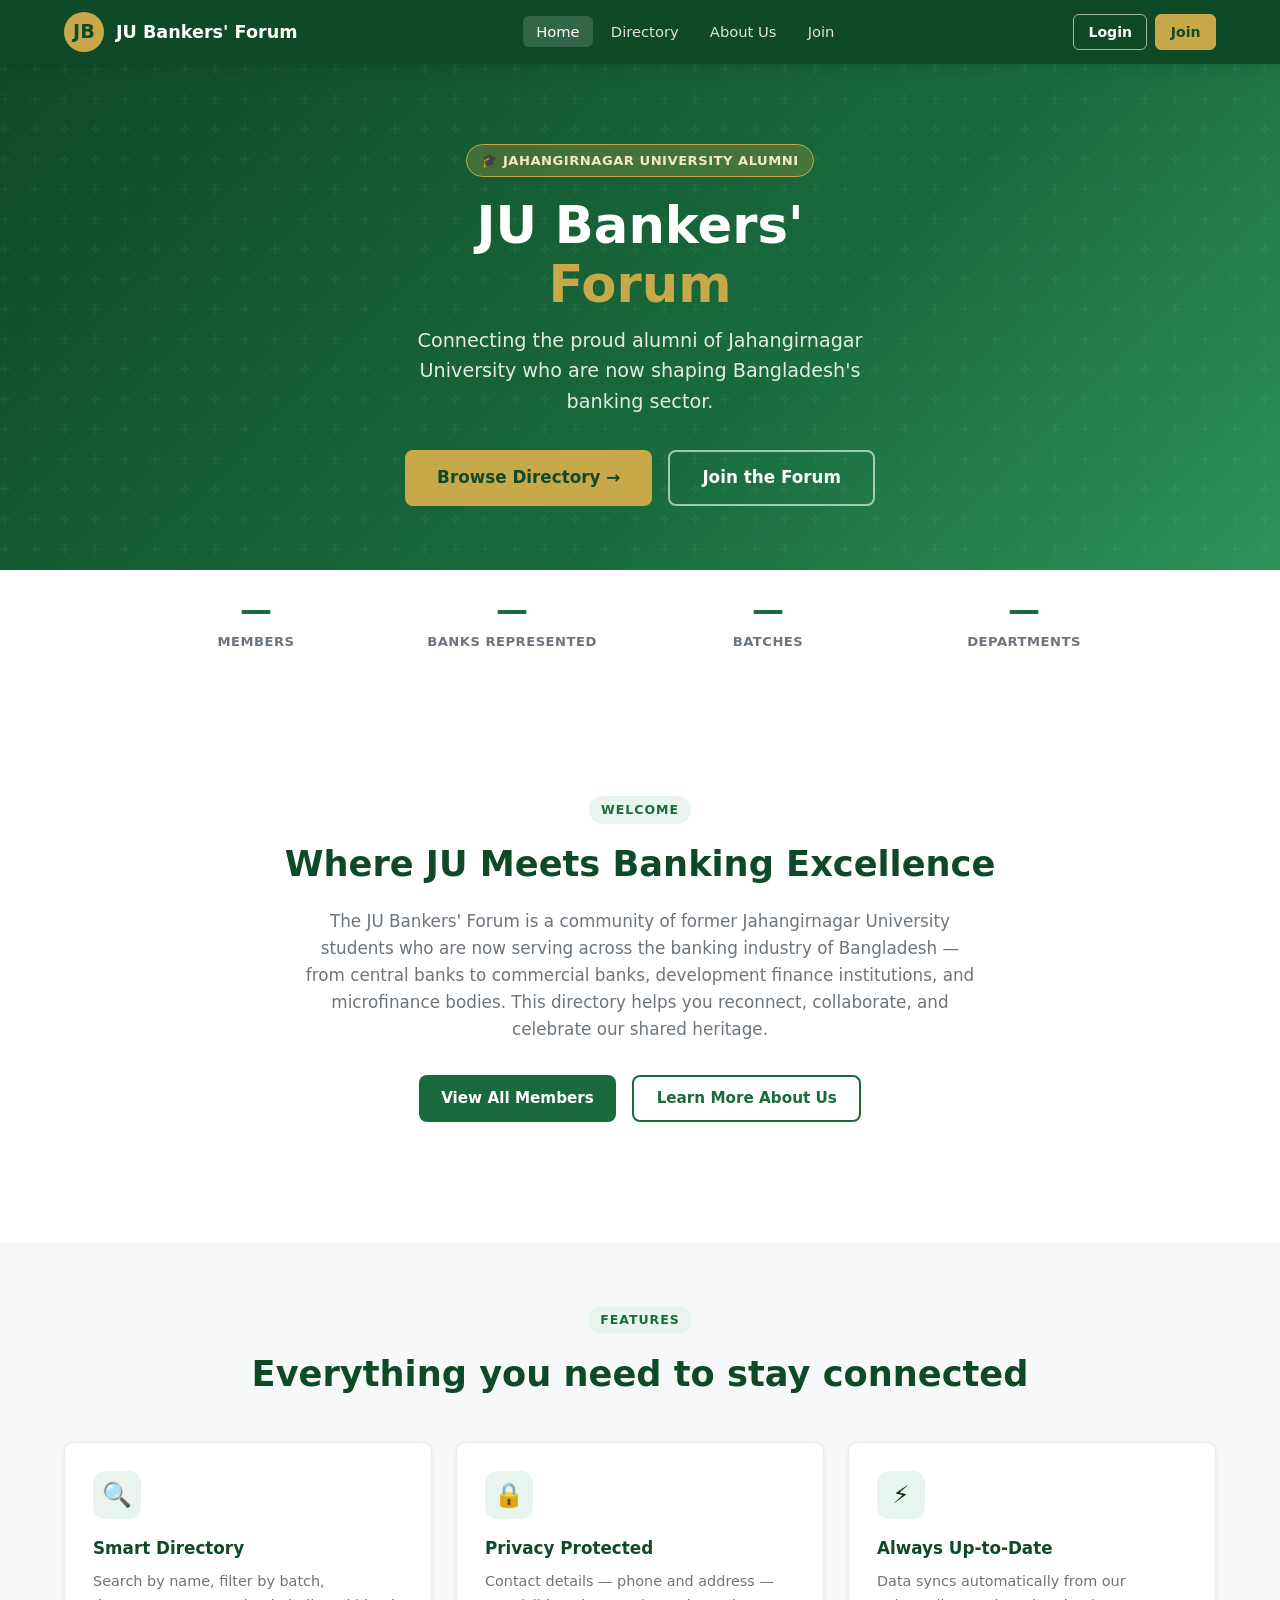
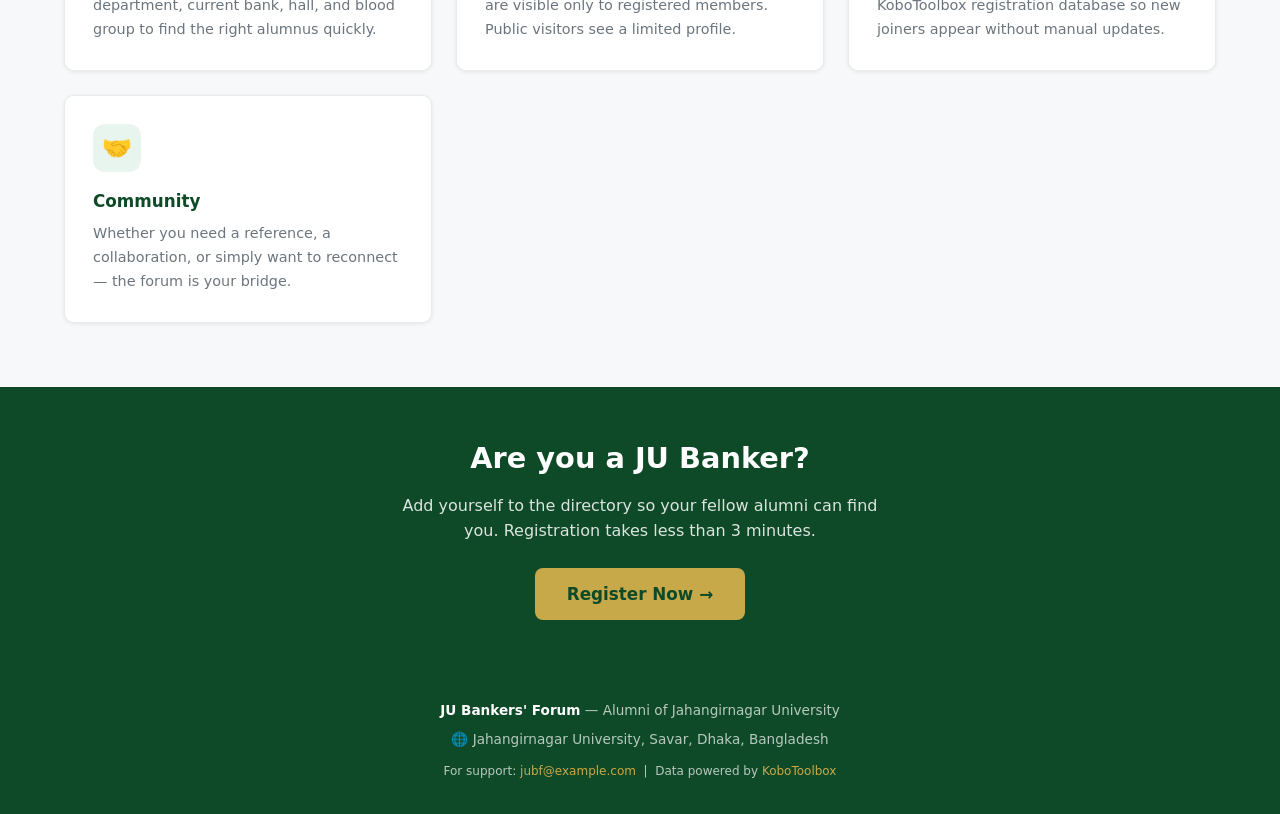
<file: index.html>
<!DOCTYPE html>
<html lang="en">
<head>
  <meta charset="UTF-8">
  <meta name="viewport" content="width=device-width, initial-scale=1.0">
  <title>JU Bankers' Forum — Alumni Directory</title>
  <meta name="description" content="Alumni directory of Jahangirnagar University graduates now serving in the banking sector of Bangladesh.">
  <link rel="stylesheet" href="css/style.css">
</head>
<body>

<!-- NAVBAR -->
<nav class="navbar">
  <div class="nav-inner">
    <a href="index.html" class="nav-brand">
      <div class="logo-icon">JB</div>
      <span>JU Bankers' Forum</span>
    </a>
    <ul class="nav-links" id="nav-links">
      <li><a href="index.html">Home</a></li>
      <li><a href="directory.html">Directory</a></li>
      <li><a href="about.html">About Us</a></li>
      <li><a href="register.html">Join</a></li>
    </ul>
    <div class="nav-auth" id="nav-auth"></div>
    <div class="nav-toggle" onclick="document.getElementById('nav-links').classList.toggle('open')">
      <span></span><span></span><span></span>
    </div>
  </div>
</nav>

<!-- HERO -->
<section class="hero">
  <div class="hero-content">
    <div class="hero-badge">🎓 Jahangirnagar University Alumni</div>
    <h1>JU Bankers'<br><span>Forum</span></h1>
    <p>Connecting the proud alumni of Jahangirnagar University who are now shaping Bangladesh's banking sector.</p>
    <div class="hero-actions">
      <a href="directory.html" class="btn btn-secondary btn-lg">Browse Directory →</a>
      <a href="register.html" class="btn btn-outline btn-lg" style="border-color:rgba(255,255,255,.6);color:white">Join the Forum</a>
    </div>
  </div>
</section>

<!-- STATS BAR -->
<div class="stats-bar">
  <div class="stats-grid" id="stats-grid">
    <div class="stat-item"><div class="stat-number" id="stat-members">—</div><div class="stat-label">Members</div></div>
    <div class="stat-item"><div class="stat-number" id="stat-banks">—</div><div class="stat-label">Banks Represented</div></div>
    <div class="stat-item"><div class="stat-number" id="stat-batches">—</div><div class="stat-label">Batches</div></div>
    <div class="stat-item"><div class="stat-number" id="stat-depts">—</div><div class="stat-label">Departments</div></div>
  </div>
</div>

<!-- WELCOME SECTION -->
<div class="section-alt" style="padding:3.5rem 0">
  <div class="section" style="max-width:900px;text-align:center">
    <div class="section-tag">Welcome</div>
    <h2 style="font-size:clamp(1.5rem,3vw,2.2rem);font-weight:800;color:var(--green-dark);margin-bottom:1rem">
      Where JU Meets Banking Excellence
    </h2>
    <p style="font-size:1.05rem;color:var(--gray-600);max-width:680px;margin:0 auto 2rem">
      The JU Bankers' Forum is a community of former Jahangirnagar University students who are now
      serving across the banking industry of Bangladesh — from central banks to commercial banks,
      development finance institutions, and microfinance bodies. This directory helps you reconnect,
      collaborate, and celebrate our shared heritage.
    </p>
    <div style="display:flex;gap:1rem;justify-content:center;flex-wrap:wrap">
      <a href="directory.html" class="btn btn-primary">View All Members</a>
      <a href="about.html" class="btn btn-outline">Learn More About Us</a>
    </div>
  </div>
</div>

<!-- FEATURE HIGHLIGHTS -->
<div class="section">
  <div class="section-header">
    <div class="section-tag">Features</div>
    <h2>Everything you need to stay connected</h2>
  </div>
  <div class="about-grid">
    <div class="about-card">
      <div class="about-card-icon">🔍</div>
      <h3>Smart Directory</h3>
      <p>Search by name, filter by batch, department, current bank, hall, and blood group to find the right alumnus quickly.</p>
    </div>
    <div class="about-card">
      <div class="about-card-icon">🔒</div>
      <h3>Privacy Protected</h3>
      <p>Contact details — phone and address — are visible only to registered members. Public visitors see a limited profile.</p>
    </div>
    <div class="about-card">
      <div class="about-card-icon">⚡</div>
      <h3>Always Up-to-Date</h3>
      <p>Data syncs automatically from our KoboToolbox registration database so new joiners appear without manual updates.</p>
    </div>
    <div class="about-card">
      <div class="about-card-icon">🤝</div>
      <h3>Community</h3>
      <p>Whether you need a reference, a collaboration, or simply want to reconnect — the forum is your bridge.</p>
    </div>
  </div>
</div>

<!-- CTA STRIP -->
<div style="background:var(--green-dark);padding:3rem 1.5rem;text-align:center;color:white">
  <h2 style="font-size:1.8rem;font-weight:800;margin-bottom:.75rem">Are you a JU Banker?</h2>
  <p style="opacity:.85;margin-bottom:1.5rem;max-width:500px;margin-left:auto;margin-right:auto">
    Add yourself to the directory so your fellow alumni can find you.
    Registration takes less than 3 minutes.
  </p>
  <a href="register.html" class="btn btn-secondary btn-lg">Register Now →</a>
</div>

<!-- FOOTER -->
<footer>
  <p><strong>JU Bankers' Forum</strong> — Alumni of Jahangirnagar University</p>
  <p style="margin-top:.4rem">🌐 Jahangirnagar University, Savar, Dhaka, Bangladesh</p>
  <p style="margin-top:.75rem;font-size:.75rem">
    For support: <a href="mailto:jubf@example.com">jubf@example.com</a>
    &nbsp;|&nbsp; Data powered by <a href="https://www.kobotoolbox.org" target="_blank">KoboToolbox</a>
  </p>
</footer>

<script src="js/app.js"></script>
<script>
  // Load live stats
  document.addEventListener('DOMContentLoaded', async () => {
    try {
      const stats = await API.getStats();
      document.getElementById('stat-members').textContent  = stats.total_members;
      document.getElementById('stat-banks').textContent    = stats.banks_represented;
      document.getElementById('stat-batches').textContent  = stats.batches;
      document.getElementById('stat-depts').textContent    = stats.departments;
    } catch (e) {
      console.warn('Stats unavailable:', e.message);
    }
  });
</script>
</body>
</html>
</file>
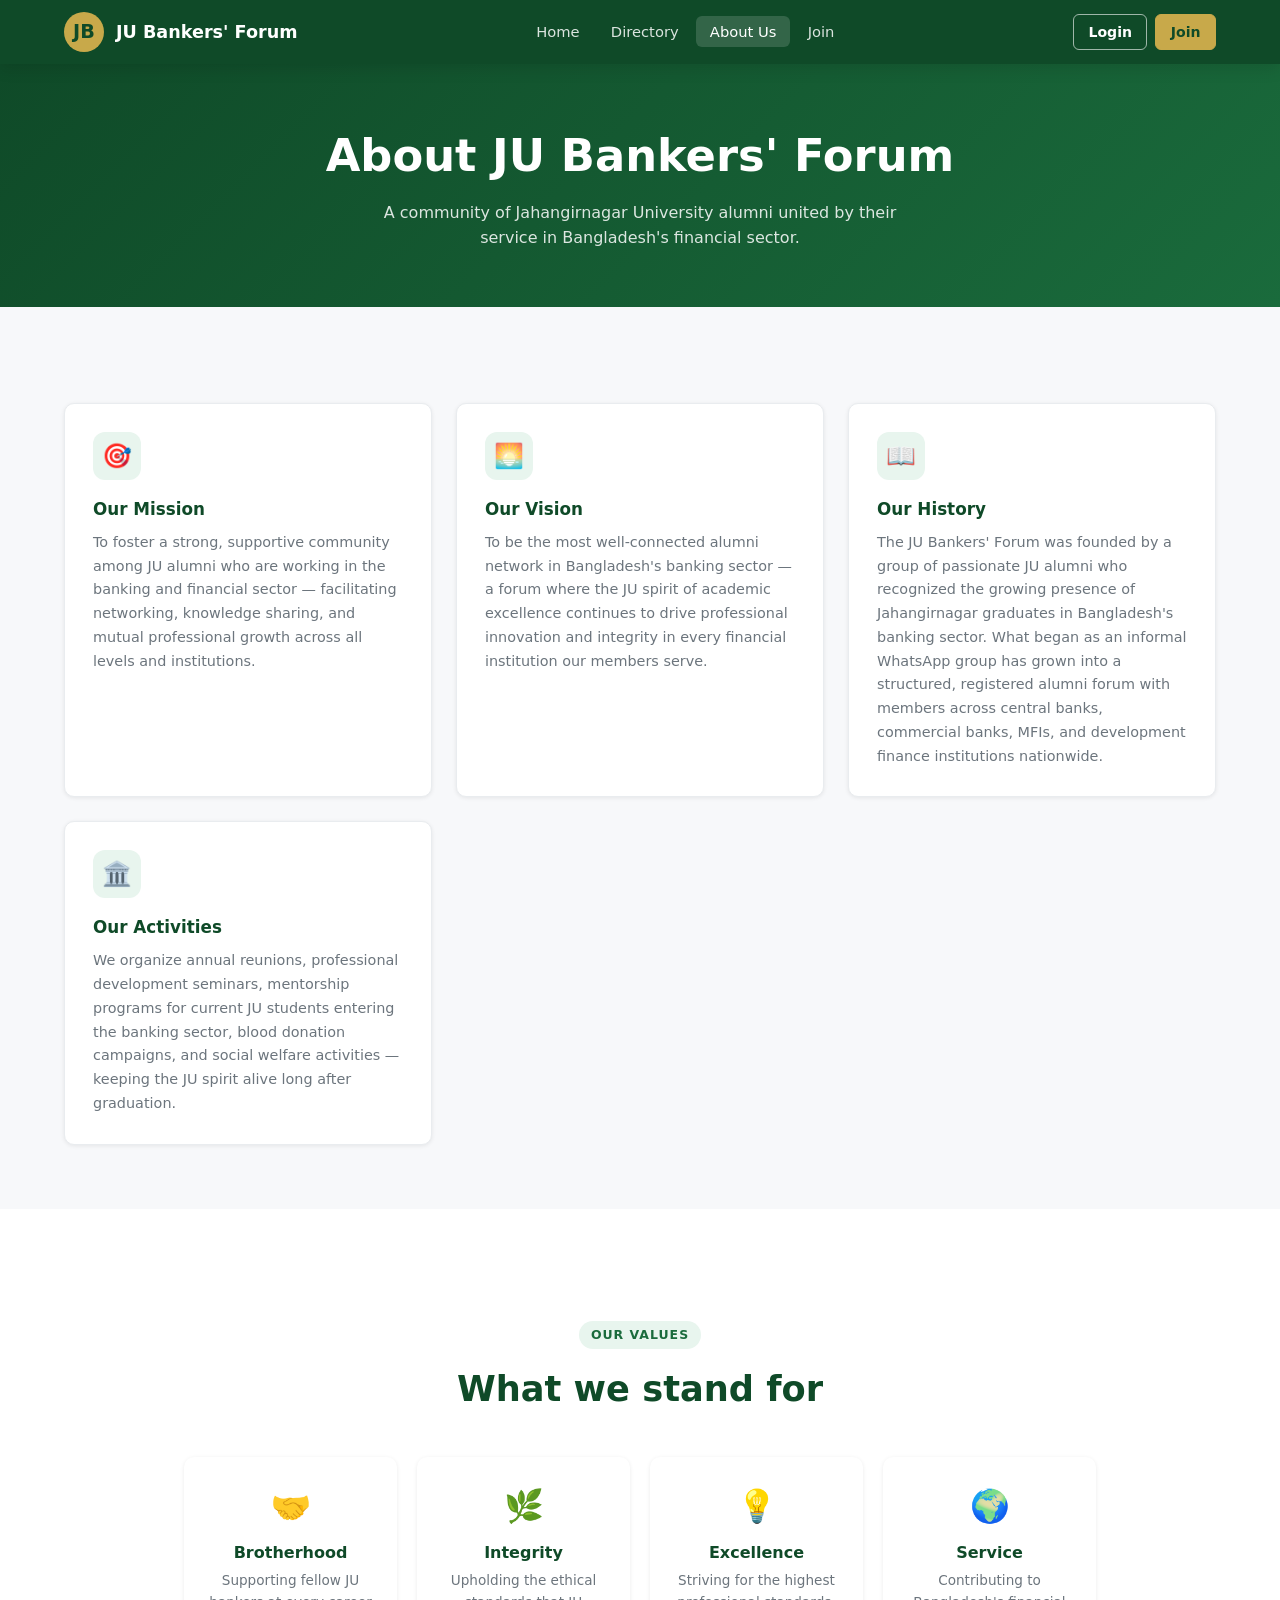
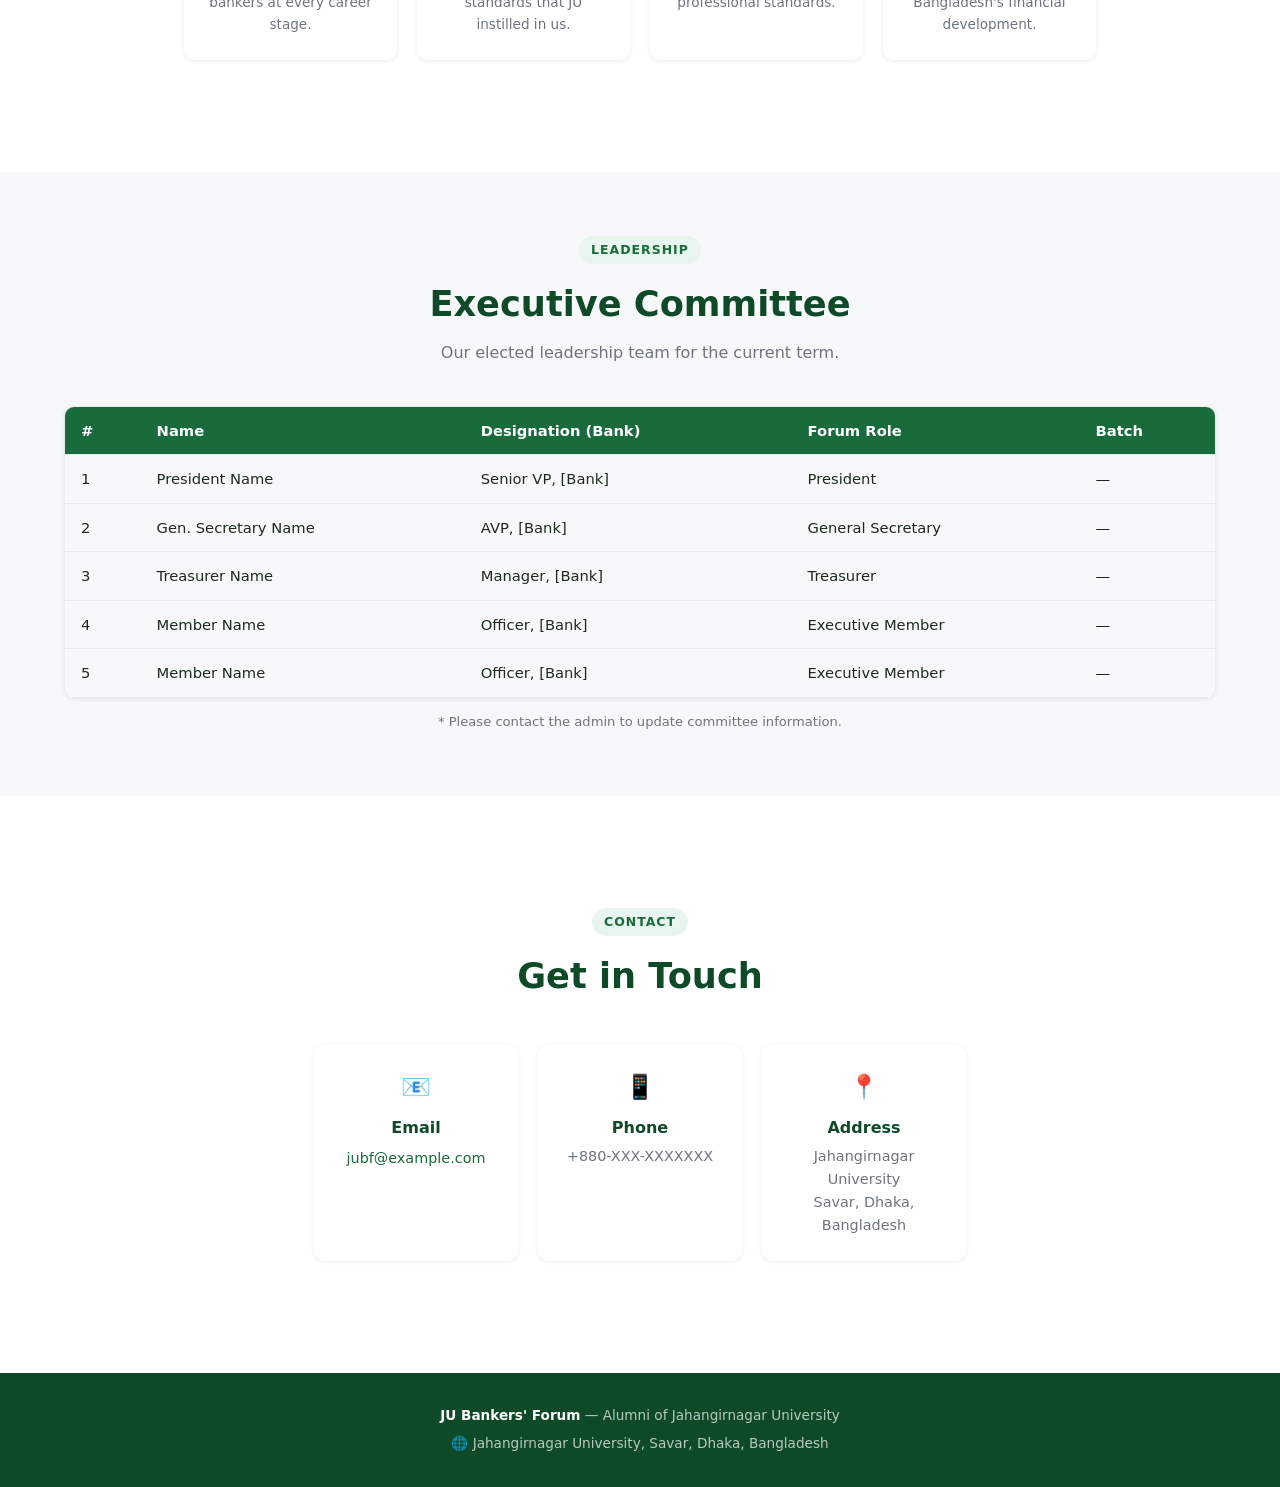
<file: about.html>
<!DOCTYPE html>
<html lang="en">
<head>
  <meta charset="UTF-8">
  <meta name="viewport" content="width=device-width, initial-scale=1.0">
  <title>About Us — JU Bankers' Forum</title>
  <link rel="stylesheet" href="css/style.css">
</head>
<body>

<!-- NAVBAR -->
<nav class="navbar">
  <div class="nav-inner">
    <a href="index.html" class="nav-brand">
      <div class="logo-icon">JB</div>
      <span>JU Bankers' Forum</span>
    </a>
    <ul class="nav-links" id="nav-links">
      <li><a href="index.html">Home</a></li>
      <li><a href="directory.html">Directory</a></li>
      <li><a href="about.html">About Us</a></li>
      <li><a href="register.html">Join</a></li>
    </ul>
    <div class="nav-auth" id="nav-auth"></div>
    <div class="nav-toggle">
      <span></span><span></span><span></span>
    </div>
  </div>
</nav>

<!-- ABOUT HERO -->
<div class="about-hero">
  <h1>About JU Bankers' Forum</h1>
  <p>A community of Jahangirnagar University alumni united by their service in Bangladesh's financial sector.</p>
</div>

<!-- MISSION / VISION / HISTORY -->
<div class="section">
  <div class="about-grid">
    <div class="about-card">
      <div class="about-card-icon">🎯</div>
      <h3>Our Mission</h3>
      <p>
        To foster a strong, supportive community among JU alumni who are working in the banking and financial
        sector — facilitating networking, knowledge sharing, and mutual professional growth across
        all levels and institutions.
      </p>
    </div>
    <div class="about-card">
      <div class="about-card-icon">🌅</div>
      <h3>Our Vision</h3>
      <p>
        To be the most well-connected alumni network in Bangladesh's banking sector — a forum where
        the JU spirit of academic excellence continues to drive professional innovation and integrity
        in every financial institution our members serve.
      </p>
    </div>
    <div class="about-card">
      <div class="about-card-icon">📖</div>
      <h3>Our History</h3>
      <p>
        The JU Bankers' Forum was founded by a group of passionate JU alumni who recognized the growing
        presence of Jahangirnagar graduates in Bangladesh's banking sector. What began as an informal
        WhatsApp group has grown into a structured, registered alumni forum with members across central
        banks, commercial banks, MFIs, and development finance institutions nationwide.
      </p>
    </div>
    <div class="about-card">
      <div class="about-card-icon">🏛️</div>
      <h3>Our Activities</h3>
      <p>
        We organize annual reunions, professional development seminars, mentorship programs for current
        JU students entering the banking sector, blood donation campaigns, and social welfare activities
        — keeping the JU spirit alive long after graduation.
      </p>
    </div>
  </div>
</div>

<!-- CORE VALUES -->
<div class="section-alt" style="padding:3rem 0">
  <div class="section" style="max-width:960px">
    <div class="section-header">
      <div class="section-tag">Our Values</div>
      <h2>What we stand for</h2>
    </div>
    <div style="display:grid;grid-template-columns:repeat(auto-fit,minmax(200px,1fr));gap:1.25rem;text-align:center">
      <div style="padding:1.5rem;background:var(--white);border-radius:var(--radius);box-shadow:var(--shadow-sm)">
        <div style="font-size:2rem;margin-bottom:.5rem">🤝</div>
        <h4 style="font-weight:700;color:var(--green-dark);margin-bottom:.3rem">Brotherhood</h4>
        <p style="font-size:.85rem;color:var(--gray-600)">Supporting fellow JU bankers at every career stage.</p>
      </div>
      <div style="padding:1.5rem;background:var(--white);border-radius:var(--radius);box-shadow:var(--shadow-sm)">
        <div style="font-size:2rem;margin-bottom:.5rem">🌿</div>
        <h4 style="font-weight:700;color:var(--green-dark);margin-bottom:.3rem">Integrity</h4>
        <p style="font-size:.85rem;color:var(--gray-600)">Upholding the ethical standards that JU instilled in us.</p>
      </div>
      <div style="padding:1.5rem;background:var(--white);border-radius:var(--radius);box-shadow:var(--shadow-sm)">
        <div style="font-size:2rem;margin-bottom:.5rem">💡</div>
        <h4 style="font-weight:700;color:var(--green-dark);margin-bottom:.3rem">Excellence</h4>
        <p style="font-size:.85rem;color:var(--gray-600)">Striving for the highest professional standards.</p>
      </div>
      <div style="padding:1.5rem;background:var(--white);border-radius:var(--radius);box-shadow:var(--shadow-sm)">
        <div style="font-size:2rem;margin-bottom:.5rem">🌍</div>
        <h4 style="font-weight:700;color:var(--green-dark);margin-bottom:.3rem">Service</h4>
        <p style="font-size:.85rem;color:var(--gray-600)">Contributing to Bangladesh's financial development.</p>
      </div>
    </div>
  </div>
</div>

<!-- EXECUTIVE COMMITTEE -->
<div class="section">
  <div class="section-header">
    <div class="section-tag">Leadership</div>
    <h2>Executive Committee</h2>
    <p>Our elected leadership team for the current term.</p>
  </div>
  <div style="overflow-x:auto;border-radius:var(--radius);box-shadow:var(--shadow-sm);border:1px solid var(--gray-200)">
    <table class="committee-table">
      <thead>
        <tr>
          <th>#</th>
          <th>Name</th>
          <th>Designation (Bank)</th>
          <th>Forum Role</th>
          <th>Batch</th>
        </tr>
      </thead>
      <tbody>
        <tr><td>1</td><td>President Name</td><td>Senior VP, [Bank]</td><td>President</td><td>—</td></tr>
        <tr><td>2</td><td>Gen. Secretary Name</td><td>AVP, [Bank]</td><td>General Secretary</td><td>—</td></tr>
        <tr><td>3</td><td>Treasurer Name</td><td>Manager, [Bank]</td><td>Treasurer</td><td>—</td></tr>
        <tr><td>4</td><td>Member Name</td><td>Officer, [Bank]</td><td>Executive Member</td><td>—</td></tr>
        <tr><td>5</td><td>Member Name</td><td>Officer, [Bank]</td><td>Executive Member</td><td>—</td></tr>
      </tbody>
    </table>
  </div>
  <p style="font-size:.82rem;color:var(--gray-600);margin-top:.75rem;text-align:center">
    * Please contact the admin to update committee information.
  </p>
</div>

<!-- CONTACT -->
<div class="section-alt" style="padding:3rem 0">
  <div class="section" style="max-width:700px;text-align:center">
    <div class="section-header">
      <div class="section-tag">Contact</div>
      <h2>Get in Touch</h2>
    </div>
    <div style="display:grid;grid-template-columns:repeat(auto-fit,minmax(200px,1fr));gap:1.25rem">
      <div style="padding:1.5rem;background:var(--white);border-radius:var(--radius);box-shadow:var(--shadow-sm)">
        <div style="font-size:1.5rem;margin-bottom:.5rem">📧</div>
        <h4 style="font-weight:700;color:var(--green-dark);margin-bottom:.3rem">Email</h4>
        <a href="mailto:jubf@example.com" style="font-size:.9rem;color:var(--green)">jubf@example.com</a>
      </div>
      <div style="padding:1.5rem;background:var(--white);border-radius:var(--radius);box-shadow:var(--shadow-sm)">
        <div style="font-size:1.5rem;margin-bottom:.5rem">📱</div>
        <h4 style="font-weight:700;color:var(--green-dark);margin-bottom:.3rem">Phone</h4>
        <p style="font-size:.9rem;color:var(--gray-600)">+880-XXX-XXXXXXX</p>
      </div>
      <div style="padding:1.5rem;background:var(--white);border-radius:var(--radius);box-shadow:var(--shadow-sm)">
        <div style="font-size:1.5rem;margin-bottom:.5rem">📍</div>
        <h4 style="font-weight:700;color:var(--green-dark);margin-bottom:.3rem">Address</h4>
        <p style="font-size:.9rem;color:var(--gray-600)">Jahangirnagar University<br>Savar, Dhaka, Bangladesh</p>
      </div>
    </div>
  </div>
</div>

<!-- FOOTER -->
<footer>
  <p><strong>JU Bankers' Forum</strong> — Alumni of Jahangirnagar University</p>
  <p style="margin-top:.4rem">🌐 Jahangirnagar University, Savar, Dhaka, Bangladesh</p>
</footer>

<script src="js/app.js"></script>
</body>
</html>
</file>
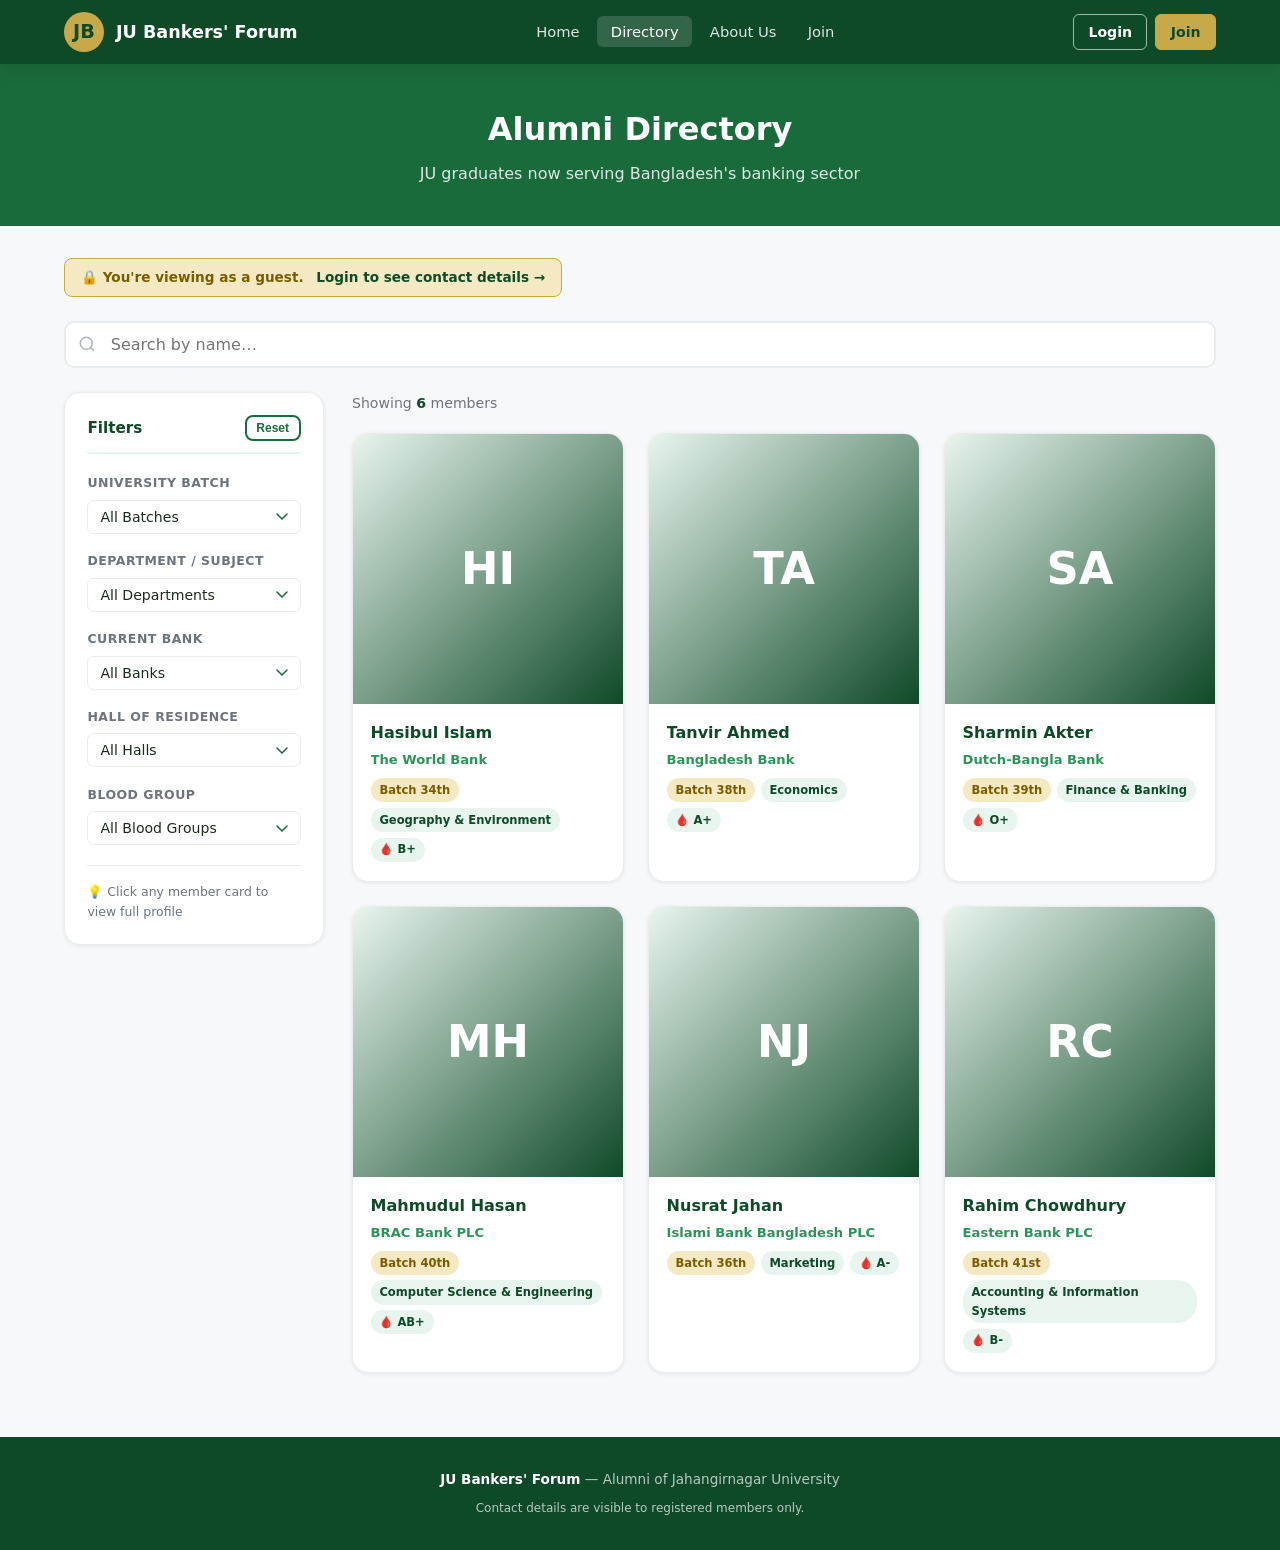
<file: directory.html>
<!DOCTYPE html>
<html lang="en">
<head>
  <meta charset="UTF-8">
  <meta name="viewport" content="width=device-width, initial-scale=1.0">
  <title>Alumni Directory — JU Bankers' Forum</title>
  <link rel="stylesheet" href="css/style.css">
</head>
<body>

<!-- NAVBAR -->
<nav class="navbar">
  <div class="nav-inner">
    <a href="index.html" class="nav-brand">
      <div class="logo-icon">JB</div>
      <span>JU Bankers' Forum</span>
    </a>
    <ul class="nav-links" id="nav-links">
      <li><a href="index.html">Home</a></li>
      <li><a href="directory.html">Directory</a></li>
      <li><a href="about.html">About Us</a></li>
      <li><a href="register.html">Join</a></li>
    </ul>
    <div class="nav-auth" id="nav-auth"></div>
    <div class="nav-toggle">
      <span></span><span></span><span></span>
    </div>
  </div>
</nav>

<!-- PAGE HEADER -->
<div style="background:var(--green);padding:2.5rem 1.5rem;color:white;text-align:center">
  <h1 style="font-size:2rem;font-weight:800;margin-bottom:.35rem">Alumni Directory</h1>
  <p style="opacity:.85">JU graduates now serving Bangladesh's banking sector</p>
</div>

<!-- MAIN CONTENT -->
<div class="section" style="padding-top:2rem">

  <!-- Login nudge for guests -->
  <div id="login-badge" class="badge-login" style="display:none">
    🔒 You're viewing as a guest.
    <a href="login.html" style="color:var(--green-dark);font-weight:700;margin-left:.4rem">Login to see contact details →</a>
  </div>

  <!-- Search bar -->
  <div class="search-bar-wrap">
    <svg class="search-icon" width="18" height="18" viewBox="0 0 24 24" fill="none" stroke="currentColor" stroke-width="2">
      <circle cx="11" cy="11" r="8"/><line x1="21" y1="21" x2="16.65" y2="16.65"/>
    </svg>
    <input type="text" id="search-input" placeholder="Search by name…" autocomplete="off">
  </div>

  <div class="directory-layout">

    <!-- FILTER PANEL -->
    <aside class="filter-panel">
      <h3>
        Filters
        <button id="reset-filters" class="btn btn-sm btn-outline" style="font-size:.75rem;padding:.25rem .6rem">Reset</button>
      </h3>

      <div class="filter-group">
        <label for="filter-batch">University Batch</label>
        <select id="filter-batch"><option value="">All Batches</option></select>
      </div>

      <div class="filter-group">
        <label for="filter-subject">Department / Subject</label>
        <select id="filter-subject"><option value="">All Departments</option></select>
      </div>

      <div class="filter-group">
        <label for="filter-bank">Current Bank</label>
        <select id="filter-bank"><option value="">All Banks</option></select>
      </div>

      <div class="filter-group">
        <label for="filter-hall">Hall of Residence</label>
        <select id="filter-hall"><option value="">All Halls</option></select>
      </div>

      <div class="filter-group">
        <label for="filter-blood">Blood Group</label>
        <select id="filter-blood"><option value="">All Blood Groups</option></select>
      </div>

      <div style="margin-top:1.2rem;padding-top:1rem;border-top:1px solid var(--gray-200);font-size:.78rem;color:var(--gray-600)">
        💡 Click any member card to view full profile
      </div>
    </aside>

    <!-- DIRECTORY MAIN -->
    <div>
      <div class="dir-header">
        <div class="dir-count" id="result-count">Loading members…</div>
      </div>

      <!-- Loading state -->
      <div id="loading" class="loading">
        <div class="spinner"></div>
        <span>Loading alumni data…</span>
      </div>

      <!-- Cards grid -->
      <div id="alumni-grid" class="cards-grid" style="display:none"></div>
    </div>

  </div>
</div>

<!-- MEMBER MODAL -->
<div class="modal-overlay" id="modal-overlay" role="dialog" aria-modal="true" aria-labelledby="modal-name">
  <div class="modal">
    <div class="modal-header" id="modal-header">
      <!-- Populated by JS -->
    </div>
    <div class="modal-body" id="modal-body">
      <!-- Populated by JS -->
    </div>
  </div>
</div>

<!-- FOOTER -->
<footer>
  <p><strong>JU Bankers' Forum</strong> — Alumni of Jahangirnagar University</p>
  <p style="margin-top:.5rem;font-size:.75rem">Contact details are visible to registered members only.</p>
</footer>

<script src="js/app.js"></script>
  <script src="js/mock-data.js"></script>
<script src="js/directory.js"></script>
<script>
  // Show login badge for guests
  document.addEventListener('DOMContentLoaded', () => {
    if (!Auth.isLoggedIn()) {
      document.getElementById('login-badge').style.display = 'inline-flex';
    }
  });
</script>
</body>
</html>
</file>
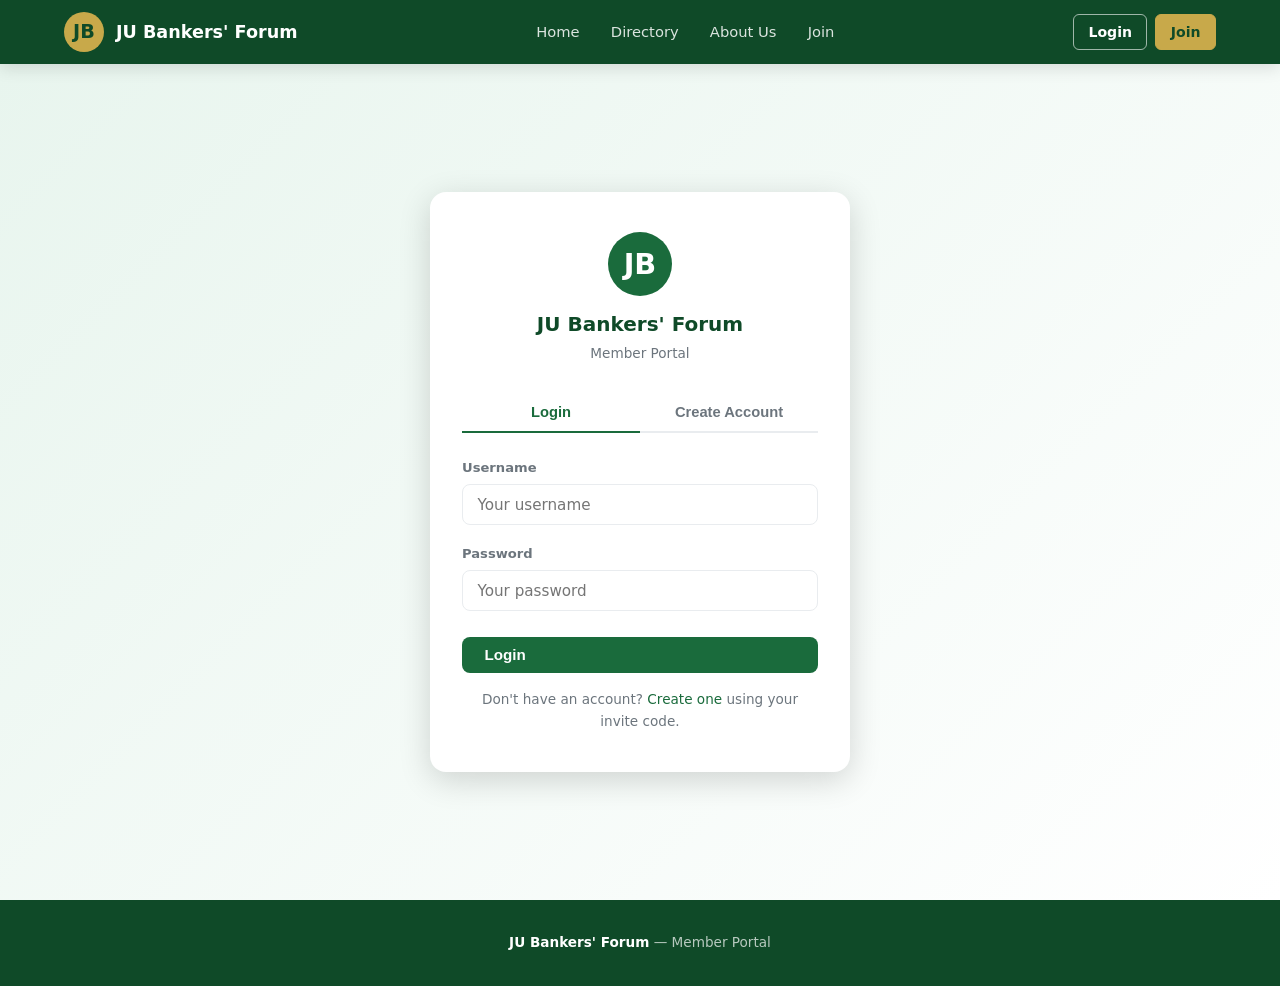
<file: login.html>
<!DOCTYPE html>
<html lang="en">
<head>
  <meta charset="UTF-8">
  <meta name="viewport" content="width=device-width, initial-scale=1.0">
  <title>Login — JU Bankers' Forum</title>
  <link rel="stylesheet" href="css/style.css">
</head>
<body>

<!-- NAVBAR -->
<nav class="navbar">
  <div class="nav-inner">
    <a href="index.html" class="nav-brand">
      <div class="logo-icon">JB</div>
      <span>JU Bankers' Forum</span>
    </a>
    <ul class="nav-links" id="nav-links">
      <li><a href="index.html">Home</a></li>
      <li><a href="directory.html">Directory</a></li>
      <li><a href="about.html">About Us</a></li>
      <li><a href="register.html">Join</a></li>
    </ul>
    <div class="nav-auth" id="nav-auth"></div>
  </div>
</nav>

<div class="auth-wrap">
  <div class="auth-card">

    <div class="auth-logo">
      <div class="logo-icon">JB</div>
      <h2>JU Bankers' Forum</h2>
      <p>Member Portal</p>
    </div>

    <!-- TABS -->
    <div class="form-tabs">
      <button class="form-tab active" id="tab-login" onclick="switchTab('login')">Login</button>
      <button class="form-tab" id="tab-signup" onclick="switchTab('signup')">Create Account</button>
    </div>

    <!-- LOGIN FORM -->
    <form id="login-form" onsubmit="doLogin(event)">
      <div class="form-group">
        <label for="login-username">Username</label>
        <input type="text" id="login-username" placeholder="Your username" required autocomplete="username">
      </div>
      <div class="form-group">
        <label for="login-password">Password</label>
        <input type="password" id="login-password" placeholder="Your password" required autocomplete="current-password">
      </div>
      <div id="login-msg" class="form-msg"></div>
      <button type="submit" class="btn btn-primary" style="width:100%;margin-top:.5rem" id="login-btn">
        Login
      </button>
      <p style="text-align:center;margin-top:1rem;font-size:.85rem;color:var(--gray-600)">
        Don't have an account? <a href="#" onclick="switchTab('signup')">Create one</a> using your invite code.
      </p>
    </form>

    <!-- SIGNUP FORM -->
    <form id="signup-form" onsubmit="doSignup(event)" style="display:none">
      <div class="form-group">
        <label for="reg-username">Choose a Username</label>
        <input type="text" id="reg-username" placeholder="e.g. john_banker" required minlength="3" autocomplete="username">
      </div>
      <div class="form-group">
        <label for="reg-email">Email Address</label>
        <input type="email" id="reg-email" placeholder="your@email.com" required autocomplete="email">
      </div>
      <div class="form-group">
        <label for="reg-password">Password (min. 8 characters)</label>
        <input type="password" id="reg-password" placeholder="Choose a strong password" required minlength="8" autocomplete="new-password">
      </div>
      <div class="form-group">
        <label for="reg-invite">Invite Code</label>
        <input type="text" id="reg-invite" placeholder="Enter your invite code" required autocomplete="off"
               style="text-transform:uppercase" oninput="this.value=this.value.toUpperCase()">
        <span style="font-size:.75rem;color:var(--gray-600)">Contact the forum admin for your invite code.</span>
      </div>
      <div id="signup-msg" class="form-msg"></div>
      <button type="submit" class="btn btn-primary" style="width:100%;margin-top:.5rem" id="signup-btn">
        Create Account
      </button>
      <p style="text-align:center;margin-top:1rem;font-size:.85rem;color:var(--gray-600)">
        Already have an account? <a href="#" onclick="switchTab('login')">Login</a>
      </p>
    </form>

  </div>
</div>

<!-- FOOTER -->
<footer>
  <p><strong>JU Bankers' Forum</strong> — Member Portal</p>
</footer>

<script src="js/app.js"></script>
<script>
  // Redirect if already logged in
  if (Auth.isLoggedIn()) window.location.href = 'directory.html';

  function switchTab(tab) {
    document.getElementById('login-form').style.display  = tab === 'login'  ? 'block' : 'none';
    document.getElementById('signup-form').style.display = tab === 'signup' ? 'block' : 'none';
    document.getElementById('tab-login').classList.toggle('active', tab === 'login');
    document.getElementById('tab-signup').classList.toggle('active', tab === 'signup');
    document.getElementById('login-msg').className  = 'form-msg';
    document.getElementById('signup-msg').className = 'form-msg';
  }

  async function doLogin(e) {
    e.preventDefault();
    const btn = document.getElementById('login-btn');
    const msg = document.getElementById('login-msg');
    btn.disabled = true;
    btn.textContent = 'Logging in…';
    msg.className = 'form-msg';

    try {
      const data = await API.login(
        document.getElementById('login-username').value,
        document.getElementById('login-password').value
      );
      Auth.setToken(data.access_token, data.username, data.role);
      showToast('Welcome back, ' + data.username + '!');
      setTimeout(() => window.location.href = 'directory.html', 700);
    } catch (err) {
      msg.textContent = err.message;
      msg.className = 'form-msg error';
      btn.disabled = false;
      btn.textContent = 'Login';
    }
  }

  async function doSignup(e) {
    e.preventDefault();
    const btn = document.getElementById('signup-btn');
    const msg = document.getElementById('signup-msg');
    btn.disabled = true;
    btn.textContent = 'Creating account…';
    msg.className = 'form-msg';

    try {
      await API.register({
        username:    document.getElementById('reg-username').value,
        email:       document.getElementById('reg-email').value,
        password:    document.getElementById('reg-password').value,
        invite_code: document.getElementById('reg-invite').value,
      });
      msg.textContent = '✅ Account created! You can now log in.';
      msg.className = 'form-msg success';
      setTimeout(() => switchTab('login'), 1500);
    } catch (err) {
      msg.textContent = err.message;
      msg.className = 'form-msg error';
    } finally {
      btn.disabled = false;
      btn.textContent = 'Create Account';
    }
  }
</script>
</body>
</html>
</file>
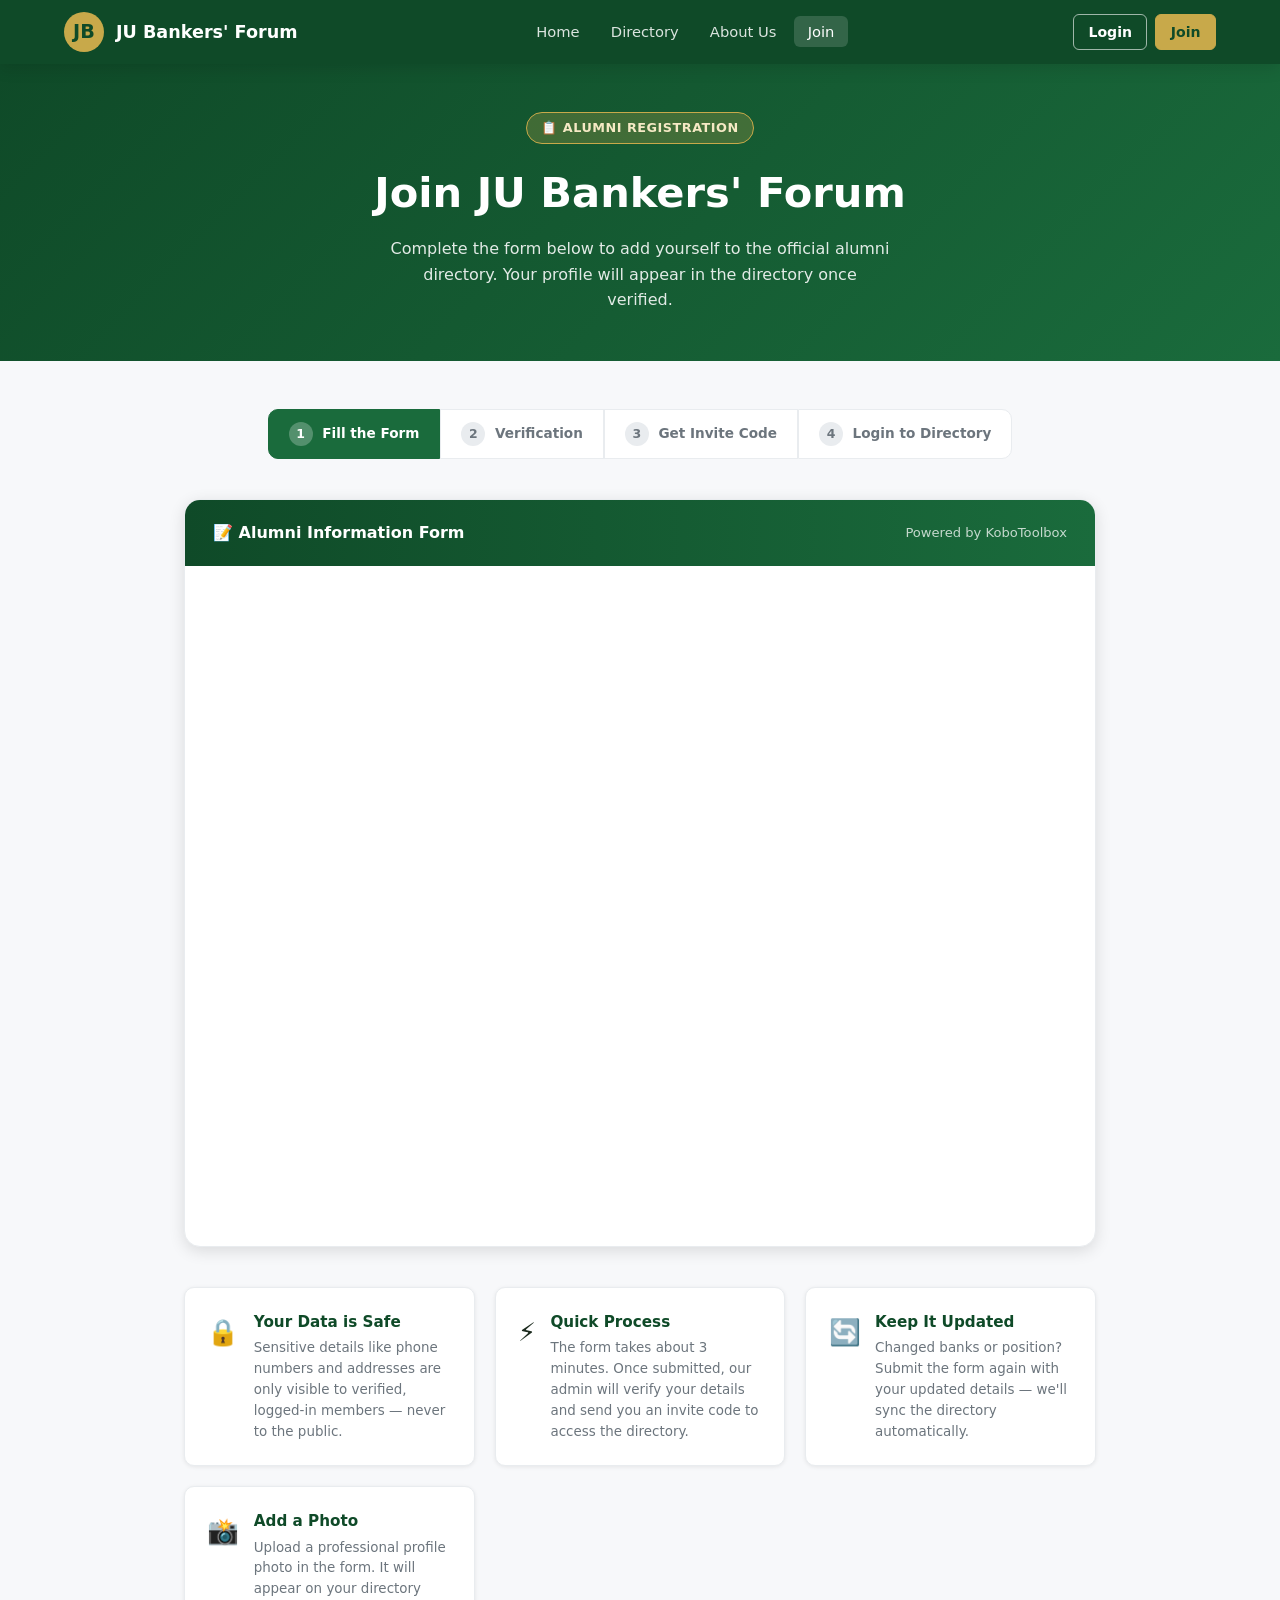
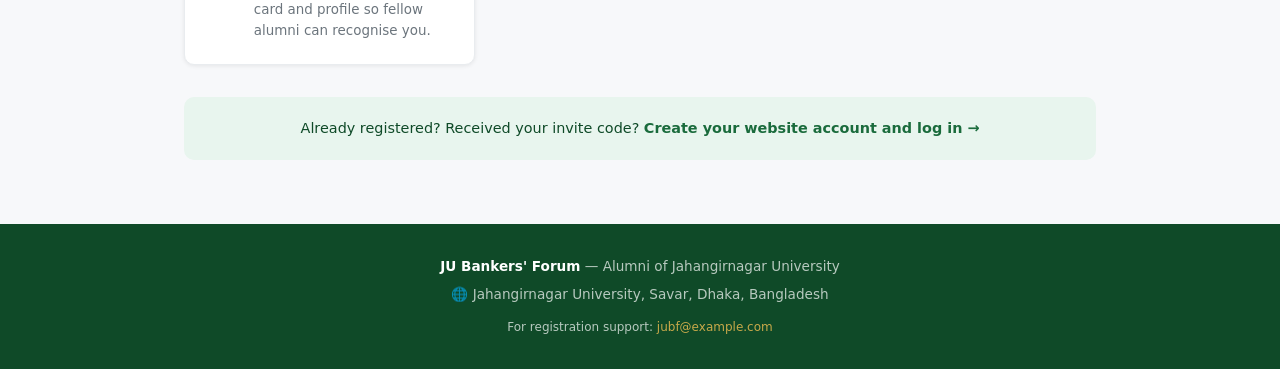
<file: register.html>
<!DOCTYPE html>
<html lang="en">
<head>
  <meta charset="UTF-8">
  <meta name="viewport" content="width=device-width, initial-scale=1.0">
  <title>Join the Forum — JU Bankers' Forum</title>
  <link rel="stylesheet" href="css/style.css">
  <style>
    .register-page {
      max-width: 960px;
      margin: 0 auto;
      padding: 3rem 1.5rem 4rem;
    }
    .register-header {
      text-align: center;
      margin-bottom: 2.5rem;
    }
    .register-header h1 {
      font-size: clamp(1.8rem, 4vw, 2.4rem);
      font-weight: 800;
      color: var(--green-dark);
      margin-bottom: .5rem;
    }
    .register-header p {
      color: var(--gray-600);
      max-width: 560px;
      margin: 0 auto;
      font-size: .98rem;
    }
    .steps-bar {
      display: flex;
      justify-content: center;
      gap: 0;
      margin-bottom: 2.5rem;
      counter-reset: step;
    }
    .step {
      display: flex;
      align-items: center;
      gap: .6rem;
      padding: .75rem 1.25rem;
      background: var(--white);
      border: 1.5px solid var(--gray-200);
      font-size: .85rem;
      font-weight: 600;
      color: var(--gray-600);
    }
    .step:first-child { border-radius: 10px 0 0 10px; }
    .step:last-child  { border-radius: 0 10px 10px 0; }
    .step.active {
      background: var(--green);
      border-color: var(--green);
      color: var(--white);
    }
    .step-num {
      width: 24px; height: 24px;
      border-radius: 50%;
      background: rgba(255,255,255,.25);
      display: flex; align-items: center; justify-content: center;
      font-size: .78rem;
      font-weight: 800;
      flex-shrink: 0;
    }
    .step:not(.active) .step-num { background: var(--gray-200); color: var(--gray-600); }

    .kobo-card {
      background: var(--white);
      border-radius: var(--radius-lg);
      box-shadow: var(--shadow-md);
      border: 1px solid var(--gray-200);
      overflow: hidden;
    }
    .kobo-card-header {
      background: linear-gradient(90deg, var(--green-dark), var(--green));
      padding: 1.25rem 1.75rem;
      display: flex;
      align-items: center;
      justify-content: space-between;
    }
    .kobo-card-header h3 { color: var(--white); font-size: 1rem; font-weight: 700; }
    .kobo-card-header span { color: rgba(255,255,255,.75); font-size: .82rem; }
    .kobo-frame {
      width: 100%;
      min-height: 680px;
      border: none;
      display: block;
    }

    .info-grid {
      display: grid;
      grid-template-columns: repeat(auto-fit, minmax(240px, 1fr));
      gap: 1.25rem;
      margin-top: 2.5rem;
    }
    .info-card {
      background: var(--white);
      border-radius: var(--radius);
      padding: 1.4rem;
      box-shadow: var(--shadow-sm);
      border: 1px solid var(--gray-200);
      display: flex;
      gap: .9rem;
      align-items: flex-start;
    }
    .info-card-icon {
      font-size: 1.6rem;
      flex-shrink: 0;
      margin-top: .1rem;
    }
    .info-card h4 { font-size: .95rem; font-weight: 700; color: var(--green-dark); margin-bottom: .25rem; }
    .info-card p  { font-size: .84rem; color: var(--gray-600); line-height: 1.55; }

    .already-member {
      text-align: center;
      margin-top: 2rem;
      padding: 1.25rem;
      background: var(--green-light);
      border-radius: var(--radius);
      font-size: .9rem;
      color: var(--green-dark);
    }
    .already-member a { font-weight: 700; color: var(--green); }
  </style>
</head>
<body>

<!-- NAVBAR -->
<nav class="navbar">
  <div class="nav-inner">
    <a href="index.html" class="nav-brand">
      <div class="logo-icon">JB</div>
      <span>JU Bankers' Forum</span>
    </a>
    <ul class="nav-links" id="nav-links">
      <li><a href="index.html">Home</a></li>
      <li><a href="directory.html">Directory</a></li>
      <li><a href="about.html">About Us</a></li>
      <li><a href="register.html">Join</a></li>
    </ul>
    <div class="nav-auth" id="nav-auth"></div>
    <div class="nav-toggle" onclick="document.getElementById('nav-links').classList.toggle('open')">
      <span></span><span></span><span></span>
    </div>
  </div>
</nav>

<!-- PAGE HERO -->
<div style="background:linear-gradient(135deg,var(--green-dark),var(--green));padding:3rem 1.5rem;text-align:center;color:white">
  <div style="max-width:600px;margin:0 auto">
    <div style="display:inline-block;background:rgba(200,169,74,.25);border:1px solid var(--gold);color:var(--gold-light);padding:.3rem .9rem;border-radius:20px;font-size:.8rem;font-weight:700;letter-spacing:.5px;margin-bottom:1rem;text-transform:uppercase">
      📋 Alumni Registration
    </div>
    <h1 style="font-size:clamp(1.8rem,4vw,2.6rem);font-weight:800;margin-bottom:.6rem">
      Join JU Bankers' Forum
    </h1>
    <p style="opacity:.88;max-width:500px;margin:0 auto;font-size:1rem">
      Complete the form below to add yourself to the official alumni directory.
      Your profile will appear in the directory once verified.
    </p>
  </div>
</div>

<!-- MAIN -->
<div class="register-page">

  <!-- Steps -->
  <div class="steps-bar">
    <div class="step active">
      <div class="step-num">1</div>
      Fill the Form
    </div>
    <div class="step">
      <div class="step-num">2</div>
      Verification
    </div>
    <div class="step">
      <div class="step-num">3</div>
      Get Invite Code
    </div>
    <div class="step">
      <div class="step-num">4</div>
      Login to Directory
    </div>
  </div>

  <!-- KoboToolbox Form -->
  <div class="kobo-card">
    <div class="kobo-card-header">
      <h3>📝 Alumni Information Form</h3>
      <span>Powered by KoboToolbox</span>
    </div>
    <iframe
      class="kobo-frame"
      src="https://ee.kobotoolbox.org/i/ZUV7uGrc"
      title="JU Bankers Forum Alumni Registration Form"
      loading="lazy"
      allow="geolocation"
    ></iframe>
  </div>

  <!-- Info cards -->
  <div class="info-grid">
    <div class="info-card">
      <div class="info-card-icon">🔒</div>
      <div>
        <h4>Your Data is Safe</h4>
        <p>Sensitive details like phone numbers and addresses are only visible to verified, logged-in members — never to the public.</p>
      </div>
    </div>
    <div class="info-card">
      <div class="info-card-icon">⚡</div>
      <div>
        <h4>Quick Process</h4>
        <p>The form takes about 3 minutes. Once submitted, our admin will verify your details and send you an invite code to access the directory.</p>
      </div>
    </div>
    <div class="info-card">
      <div class="info-card-icon">🔄</div>
      <div>
        <h4>Keep It Updated</h4>
        <p>Changed banks or position? Submit the form again with your updated details — we'll sync the directory automatically.</p>
      </div>
    </div>
    <div class="info-card">
      <div class="info-card-icon">📸</div>
      <div>
        <h4>Add a Photo</h4>
        <p>Upload a professional profile photo in the form. It will appear on your directory card and profile so fellow alumni can recognise you.</p>
      </div>
    </div>
  </div>

  <!-- Already a member CTA -->
  <div class="already-member">
    Already registered? Received your invite code?
    <a href="login.html">Create your website account and log in →</a>
  </div>

</div>

<!-- FOOTER -->
<footer>
  <p><strong>JU Bankers' Forum</strong> — Alumni of Jahangirnagar University</p>
  <p style="margin-top:.4rem">🌐 Jahangirnagar University, Savar, Dhaka, Bangladesh</p>
  <p style="margin-top:.75rem;font-size:.75rem">
    For registration support: <a href="mailto:jubf@example.com">jubf@example.com</a>
  </p>
</footer>

<script src="js/app.js"></script>
</body>
</html>
</file>
<file: css/style.css>
/* ═══════════════════════════════════════════════
   JU Bankers' Forum — Main Stylesheet
   Color palette: JU Green (#1a6b3c) + White + Gold accent (#c8a94a)
   ═══════════════════════════════════════════════ */

/* ── RESET & BASE ─────────────────────────────── */
*, *::before, *::after { box-sizing: border-box; margin: 0; padding: 0; }

:root {
  --green-dark:   #0f4a28;
  --green:        #1a6b3c;
  --green-light:  #e8f5ee;
  --green-mid:    #2d9458;
  --gold:         #c8a94a;
  --gold-light:   #f5e9c4;
  --white:        #ffffff;
  --gray-100:     #f7f8fa;
  --gray-200:     #e9ecef;
  --gray-400:     #adb5bd;
  --gray-600:     #6c757d;
  --gray-800:     #343a40;
  --text:         #1c2b1e;
  --shadow-sm:    0 1px 4px rgba(0,0,0,.08);
  --shadow-md:    0 4px 16px rgba(0,0,0,.12);
  --shadow-lg:    0 8px 32px rgba(0,0,0,.16);
  --radius:       10px;
  --radius-lg:    16px;
  --transition:   .2s ease;
  --font:         'Segoe UI', system-ui, -apple-system, sans-serif;
}

html { scroll-behavior: smooth; }

body {
  font-family: var(--font);
  color: var(--text);
  background: var(--gray-100);
  line-height: 1.6;
  min-height: 100vh;
  display: flex;
  flex-direction: column;
}

a { color: var(--green); text-decoration: none; }
a:hover { color: var(--green-mid); }
img { max-width: 100%; display: block; }

/* ── NAVBAR ───────────────────────────────────── */
.navbar {
  background: var(--green-dark);
  position: sticky;
  top: 0;
  z-index: 1000;
  box-shadow: var(--shadow-md);
}

.nav-inner {
  max-width: 1200px;
  margin: 0 auto;
  padding: 0 1.5rem;
  display: flex;
  align-items: center;
  justify-content: space-between;
  height: 64px;
}

.nav-brand {
  display: flex;
  align-items: center;
  gap: .75rem;
  color: var(--white);
  font-weight: 700;
  font-size: 1.1rem;
}

.nav-brand .logo-icon {
  width: 40px; height: 40px;
  background: var(--gold);
  border-radius: 50%;
  display: flex; align-items: center; justify-content: center;
  font-size: 1.2rem; font-weight: 900; color: var(--green-dark);
  flex-shrink: 0;
}

.nav-links {
  display: flex;
  align-items: center;
  gap: .25rem;
  list-style: none;
}

.nav-links a {
  color: rgba(255,255,255,.85);
  padding: .45rem .85rem;
  border-radius: 6px;
  font-size: .92rem;
  font-weight: 500;
  transition: var(--transition);
}

.nav-links a:hover,
.nav-links a.active {
  background: rgba(255,255,255,.15);
  color: var(--white);
}

.nav-auth {
  display: flex; align-items: center; gap: .5rem;
}

.btn-nav {
  padding: .38rem .9rem;
  border-radius: 6px;
  font-size: .88rem;
  font-weight: 600;
  border: 1.5px solid transparent;
  cursor: pointer;
  transition: var(--transition);
}

.btn-nav-outline {
  border-color: rgba(255,255,255,.6);
  color: var(--white);
  background: transparent;
}
.btn-nav-outline:hover { background: rgba(255,255,255,.12); }

.btn-nav-solid {
  background: var(--gold);
  color: var(--green-dark);
  border-color: var(--gold);
}
.btn-nav-solid:hover { background: #d4b455; }

/* Hamburger */
.nav-toggle {
  display: none;
  flex-direction: column;
  gap: 5px;
  cursor: pointer;
  padding: .4rem;
}
.nav-toggle span {
  width: 24px; height: 2px;
  background: var(--white);
  border-radius: 2px;
  transition: var(--transition);
}

/* ── BUTTONS ──────────────────────────────────── */
.btn {
  display: inline-flex; align-items: center; gap: .4rem;
  padding: .6rem 1.4rem;
  border-radius: 8px;
  font-size: .95rem;
  font-weight: 600;
  border: none;
  cursor: pointer;
  transition: var(--transition);
  text-decoration: none;
}

.btn-primary { background: var(--green); color: var(--white); }
.btn-primary:hover { background: var(--green-dark); color: var(--white); }

.btn-secondary { background: var(--gold); color: var(--green-dark); }
.btn-secondary:hover { background: #d4b455; }

.btn-outline {
  background: transparent;
  border: 2px solid var(--green);
  color: var(--green);
}
.btn-outline:hover { background: var(--green); color: var(--white); }

.btn-sm { padding: .38rem .9rem; font-size: .85rem; }
.btn-lg { padding: .8rem 2rem; font-size: 1.05rem; }

/* ── HERO ─────────────────────────────────────── */
.hero {
  background: linear-gradient(135deg, var(--green-dark) 0%, var(--green) 60%, var(--green-mid) 100%);
  color: var(--white);
  padding: 5rem 1.5rem 4rem;
  text-align: center;
  position: relative;
  overflow: hidden;
}

.hero::before {
  content: '';
  position: absolute; inset: 0;
  background: url("data:image/svg+xml,%3Csvg width='60' height='60' viewBox='0 0 60 60' xmlns='http://www.w3.org/2000/svg'%3E%3Cg fill='none' fill-rule='evenodd'%3E%3Cg fill='%23ffffff' fill-opacity='0.04'%3E%3Cpath d='M36 34v-4h-2v4h-4v2h4v4h2v-4h4v-2h-4zm0-30V0h-2v4h-4v2h4v4h2V6h4V4h-4zM6 34v-4H4v4H0v2h4v4h2v-4h4v-2H6zM6 4V0H4v4H0v2h4v4h2V6h4V4H6z'/%3E%3C/g%3E%3C/g%3E%3C/svg%3E");
}

.hero-content { position: relative; max-width: 720px; margin: 0 auto; }

.hero-badge {
  display: inline-block;
  background: rgba(200,169,74,.25);
  border: 1px solid var(--gold);
  color: var(--gold-light);
  padding: .3rem .9rem;
  border-radius: 20px;
  font-size: .82rem;
  font-weight: 600;
  letter-spacing: .5px;
  margin-bottom: 1.2rem;
  text-transform: uppercase;
}

.hero h1 {
  font-size: clamp(2rem, 5vw, 3.2rem);
  font-weight: 800;
  line-height: 1.15;
  margin-bottom: .75rem;
}

.hero h1 span { color: var(--gold); }

.hero p {
  font-size: clamp(1rem, 2vw, 1.2rem);
  opacity: .88;
  max-width: 520px;
  margin: 0 auto 2rem;
}

.hero-actions { display: flex; gap: 1rem; justify-content: center; flex-wrap: wrap; }

/* ── STATS BAR ────────────────────────────────── */
.stats-bar {
  background: var(--white);
  box-shadow: var(--shadow-md);
  padding: 1.5rem;
}

.stats-grid {
  max-width: 1000px;
  margin: 0 auto;
  display: grid;
  grid-template-columns: repeat(auto-fit, minmax(160px, 1fr));
  gap: 1.5rem;
  text-align: center;
}

.stat-item .stat-number {
  font-size: 2rem;
  font-weight: 800;
  color: var(--green);
  line-height: 1;
  margin-bottom: .3rem;
}

.stat-item .stat-label {
  font-size: .82rem;
  font-weight: 600;
  color: var(--gray-600);
  text-transform: uppercase;
  letter-spacing: .5px;
}

/* ── SECTION ──────────────────────────────────── */
.section {
  padding: 4rem 1.5rem;
  max-width: 1200px;
  margin: 0 auto;
  width: 100%;
}

.section-alt { background: var(--white); }
.section-alt .section { margin: 0 auto; }

.section-header { text-align: center; margin-bottom: 2.5rem; }

.section-tag {
  display: inline-block;
  background: var(--green-light);
  color: var(--green);
  font-size: .78rem;
  font-weight: 700;
  text-transform: uppercase;
  letter-spacing: 1px;
  padding: .25rem .75rem;
  border-radius: 20px;
  margin-bottom: .75rem;
}

.section-header h2 {
  font-size: clamp(1.5rem, 3vw, 2.2rem);
  font-weight: 800;
  color: var(--green-dark);
  margin-bottom: .5rem;
}

.section-header p { color: var(--gray-600); max-width: 540px; margin: 0 auto; }

/* ── CARDS ────────────────────────────────────── */
.cards-grid {
  display: grid;
  grid-template-columns: repeat(auto-fill, minmax(230px, 1fr));
  gap: 1.5rem;
}

.card {
  background: var(--white);
  border-radius: var(--radius-lg);
  box-shadow: var(--shadow-sm);
  overflow: hidden;
  transition: transform var(--transition), box-shadow var(--transition);
  cursor: pointer;
  border: 1px solid var(--gray-200);
}

.card:hover {
  transform: translateY(-4px);
  box-shadow: var(--shadow-lg);
}

.card-photo {
  width: 100%; aspect-ratio: 1;
  object-fit: cover;
  background: var(--green-light);
}

.card-photo-placeholder {
  width: 100%; aspect-ratio: 1;
  display: flex; align-items: center; justify-content: center;
  background: linear-gradient(135deg, var(--green-light), var(--green-dark));
  font-size: 2.8rem;
  font-weight: 800;
  color: var(--white);
}

.card-body { padding: 1rem 1.1rem 1.2rem; }

.card-name {
  font-size: 1rem;
  font-weight: 700;
  color: var(--green-dark);
  margin-bottom: .2rem;
  white-space: nowrap;
  overflow: hidden;
  text-overflow: ellipsis;
}

.card-bank {
  font-size: .82rem;
  color: var(--green-mid);
  font-weight: 600;
  margin-bottom: .5rem;
  white-space: nowrap;
  overflow: hidden;
  text-overflow: ellipsis;
}

.card-tags { display: flex; flex-wrap: wrap; gap: .35rem; }

.tag {
  background: var(--green-light);
  color: var(--green-dark);
  font-size: .72rem;
  font-weight: 600;
  padding: .18rem .55rem;
  border-radius: 20px;
}

.tag-gold { background: var(--gold-light); color: #7a5c00; }

/* ── FILTERS ──────────────────────────────────── */
.directory-layout {
  display: grid;
  grid-template-columns: 260px 1fr;
  gap: 1.75rem;
  align-items: start;
}

.filter-panel {
  background: var(--white);
  border-radius: var(--radius-lg);
  box-shadow: var(--shadow-sm);
  border: 1px solid var(--gray-200);
  padding: 1.4rem;
  position: sticky;
  top: 80px;
}

.filter-panel h3 {
  font-size: .95rem;
  font-weight: 700;
  color: var(--green-dark);
  margin-bottom: 1.2rem;
  padding-bottom: .7rem;
  border-bottom: 2px solid var(--green-light);
  display: flex;
  align-items: center;
  justify-content: space-between;
}

.filter-group { margin-bottom: 1.1rem; }

.filter-group label {
  display: block;
  font-size: .78rem;
  font-weight: 700;
  color: var(--gray-600);
  text-transform: uppercase;
  letter-spacing: .5px;
  margin-bottom: .4rem;
}

.filter-group select,
.filter-group input {
  width: 100%;
  padding: .5rem .75rem;
  border: 1.5px solid var(--gray-200);
  border-radius: 7px;
  font-size: .88rem;
  font-family: var(--font);
  color: var(--text);
  background: var(--white);
  transition: border-color var(--transition);
  appearance: none;
  background-image: url("data:image/svg+xml,%3Csvg xmlns='http://www.w3.org/2000/svg' width='12' height='7'%3E%3Cpath d='M1 1l5 5 5-5' stroke='%231a6b3c' stroke-width='1.5' fill='none' stroke-linecap='round'/%3E%3C/svg%3E");
  background-repeat: no-repeat;
  background-position: right .75rem center;
  padding-right: 2rem;
}

.filter-group input { background-image: none; padding-right: .75rem; }

.filter-group select:focus,
.filter-group input:focus {
  outline: none;
  border-color: var(--green);
  box-shadow: 0 0 0 3px rgba(26,107,60,.12);
}

/* ── SEARCH BAR ───────────────────────────────── */
.search-bar-wrap {
  position: relative;
  margin-bottom: 1.5rem;
}

.search-bar-wrap input {
  width: 100%;
  padding: .75rem 1rem .75rem 2.8rem;
  border: 2px solid var(--gray-200);
  border-radius: 10px;
  font-size: 1rem;
  font-family: var(--font);
  transition: border-color var(--transition);
}

.search-bar-wrap input:focus {
  outline: none;
  border-color: var(--green);
  box-shadow: 0 0 0 3px rgba(26,107,60,.1);
}

.search-icon {
  position: absolute;
  left: .9rem;
  top: 50%;
  transform: translateY(-50%);
  color: var(--gray-400);
  pointer-events: none;
}

/* ── DIRECTORY HEADER ─────────────────────────── */
.dir-header {
  display: flex;
  align-items: center;
  justify-content: space-between;
  margin-bottom: 1.2rem;
  flex-wrap: wrap;
  gap: .75rem;
}

.dir-count {
  font-size: .88rem;
  color: var(--gray-600);
  font-weight: 500;
}

.dir-count strong { color: var(--green-dark); }

/* ── MODAL ────────────────────────────────────── */
.modal-overlay {
  display: none;
  position: fixed; inset: 0;
  background: rgba(0,0,0,.55);
  z-index: 2000;
  align-items: center;
  justify-content: center;
  padding: 1rem;
  backdrop-filter: blur(3px);
}

.modal-overlay.active { display: flex; }

.modal {
  background: var(--white);
  border-radius: var(--radius-lg);
  box-shadow: var(--shadow-lg);
  width: 100%;
  max-width: 680px;
  max-height: 90vh;
  overflow-y: auto;
  animation: slideUp .25s ease;
}

@keyframes slideUp {
  from { transform: translateY(30px); opacity: 0; }
  to   { transform: translateY(0);    opacity: 1; }
}

.modal-header {
  display: flex;
  align-items: center;
  gap: 1.25rem;
  padding: 1.75rem 1.75rem 1.25rem;
  border-bottom: 1px solid var(--gray-200);
}

.modal-avatar {
  width: 90px; height: 90px;
  border-radius: 50%;
  object-fit: cover;
  flex-shrink: 0;
  border: 3px solid var(--green-light);
}

.modal-avatar-placeholder {
  width: 90px; height: 90px;
  border-radius: 50%;
  flex-shrink: 0;
  background: linear-gradient(135deg, var(--green-light), var(--green));
  display: flex; align-items: center; justify-content: center;
  font-size: 2rem;
  font-weight: 800;
  color: var(--white);
}

.modal-title { flex: 1; }
.modal-title h2 { font-size: 1.35rem; font-weight: 800; color: var(--green-dark); margin-bottom: .25rem; }
.modal-title p { font-size: .9rem; color: var(--green-mid); font-weight: 600; }

.modal-close {
  background: none; border: none;
  font-size: 1.4rem; color: var(--gray-400);
  cursor: pointer; padding: .3rem;
  line-height: 1;
  transition: color var(--transition);
  align-self: flex-start;
}
.modal-close:hover { color: var(--text); }

.modal-body { padding: 1.5rem 1.75rem 1.75rem; }

.detail-grid {
  display: grid;
  grid-template-columns: 1fr 1fr;
  gap: .9rem 1.5rem;
}

.detail-item { padding: .65rem .85rem; background: var(--gray-100); border-radius: 8px; }
.detail-item.full { grid-column: 1 / -1; }
.detail-label { font-size: .72rem; font-weight: 700; color: var(--gray-600); text-transform: uppercase; letter-spacing: .5px; margin-bottom: .2rem; }
.detail-value { font-size: .95rem; color: var(--text); font-weight: 500; }
.detail-value.locked { color: var(--gray-400); font-style: italic; font-size: .88rem; }

/* ── AUTH FORMS ───────────────────────────────── */
.auth-wrap {
  min-height: calc(100vh - 64px);
  display: flex;
  align-items: center;
  justify-content: center;
  padding: 2rem 1rem;
  background: linear-gradient(135deg, var(--green-light) 0%, var(--white) 100%);
}

.auth-card {
  background: var(--white);
  border-radius: var(--radius-lg);
  box-shadow: var(--shadow-lg);
  padding: 2.5rem 2rem;
  width: 100%;
  max-width: 420px;
}

.auth-logo {
  text-align: center;
  margin-bottom: 1.75rem;
}

.auth-logo .logo-icon {
  width: 64px; height: 64px;
  background: var(--green);
  border-radius: 50%;
  display: flex; align-items: center; justify-content: center;
  font-size: 1.8rem; font-weight: 900; color: var(--white);
  margin: 0 auto .75rem;
}

.auth-logo h2 { font-size: 1.25rem; font-weight: 800; color: var(--green-dark); }
.auth-logo p { font-size: .85rem; color: var(--gray-600); margin-top: .2rem; }

.form-tabs {
  display: flex;
  border-bottom: 2px solid var(--gray-200);
  margin-bottom: 1.5rem;
}

.form-tab {
  flex: 1;
  padding: .7rem;
  background: none;
  border: none;
  font-size: .92rem;
  font-weight: 600;
  color: var(--gray-600);
  cursor: pointer;
  border-bottom: 2px solid transparent;
  margin-bottom: -2px;
  transition: var(--transition);
}

.form-tab.active { color: var(--green); border-bottom-color: var(--green); }

.form-group { margin-bottom: 1.1rem; }
.form-group label { display: block; font-size: .82rem; font-weight: 700; color: var(--gray-600); margin-bottom: .4rem; }

.form-group input,
.form-group select {
  width: 100%;
  padding: .65rem .9rem;
  border: 1.5px solid var(--gray-200);
  border-radius: 8px;
  font-size: .95rem;
  font-family: var(--font);
  transition: border-color var(--transition);
}

.form-group input:focus,
.form-group select:focus {
  outline: none;
  border-color: var(--green);
  box-shadow: 0 0 0 3px rgba(26,107,60,.1);
}

.form-error { color: #c0392b; font-size: .82rem; margin-top: .35rem; display: none; }
.form-success { color: var(--green); font-size: .88rem; margin-top: .75rem; display: none; }
.form-msg { font-size: .82rem; margin-top: .75rem; padding: .6rem .9rem; border-radius: 7px; display: none; }
.form-msg.error { background: #fdf0ef; color: #c0392b; display: block; }
.form-msg.success { background: var(--green-light); color: var(--green-dark); display: block; }

/* ── ABOUT PAGE ───────────────────────────────── */
.about-hero {
  background: linear-gradient(135deg, var(--green-dark) 0%, var(--green) 100%);
  color: var(--white);
  padding: 3.5rem 1.5rem;
  text-align: center;
}

.about-hero h1 { font-size: clamp(1.8rem, 4vw, 2.8rem); font-weight: 800; margin-bottom: .5rem; }
.about-hero p { opacity: .85; max-width: 520px; margin: 0 auto; }

.about-grid {
  display: grid;
  grid-template-columns: repeat(auto-fit, minmax(280px, 1fr));
  gap: 1.5rem;
  margin-top: 2rem;
}

.about-card {
  background: var(--white);
  border-radius: var(--radius);
  padding: 1.75rem;
  box-shadow: var(--shadow-sm);
  border: 1px solid var(--gray-200);
}

.about-card-icon {
  width: 48px; height: 48px;
  background: var(--green-light);
  border-radius: 12px;
  display: flex; align-items: center; justify-content: center;
  font-size: 1.5rem;
  margin-bottom: 1rem;
}

.about-card h3 { font-size: 1.05rem; font-weight: 700; color: var(--green-dark); margin-bottom: .5rem; }
.about-card p  { font-size: .9rem; color: var(--gray-600); line-height: 1.65; }

.committee-table {
  width: 100%;
  border-collapse: collapse;
  font-size: .92rem;
}

.committee-table th,
.committee-table td {
  padding: .75rem 1rem;
  border-bottom: 1px solid var(--gray-200);
  text-align: left;
}

.committee-table th { background: var(--green); color: var(--white); font-weight: 600; }
.committee-table tr:hover td { background: var(--green-light); }

/* ── REGISTER PAGE ────────────────────────────── */
.register-wrap {
  max-width: 900px;
  margin: 3rem auto;
  padding: 0 1rem;
}

.register-header { text-align: center; margin-bottom: 2rem; }
.register-header h1 { font-size: 2rem; font-weight: 800; color: var(--green-dark); }
.register-header p { color: var(--gray-600); margin-top: .4rem; }

.kobo-frame-wrap {
  background: var(--white);
  border-radius: var(--radius-lg);
  box-shadow: var(--shadow-md);
  overflow: hidden;
  border: 1px solid var(--gray-200);
}

.kobo-frame-wrap iframe {
  width: 100%;
  min-height: 650px;
  border: none;
  display: block;
}

/* ── FOOTER ───────────────────────────────────── */
footer {
  background: var(--green-dark);
  color: rgba(255,255,255,.7);
  text-align: center;
  padding: 2rem 1rem;
  margin-top: auto;
  font-size: .85rem;
}

footer a { color: var(--gold); }
footer strong { color: var(--white); }

/* ── UTILITY ──────────────────────────────────── */
.loading {
  display: flex; flex-direction: column;
  align-items: center; justify-content: center;
  padding: 4rem;
  color: var(--gray-600);
  gap: 1rem;
}

.spinner {
  width: 36px; height: 36px;
  border: 3px solid var(--gray-200);
  border-top-color: var(--green);
  border-radius: 50%;
  animation: spin .7s linear infinite;
}

@keyframes spin { to { transform: rotate(360deg); } }

.empty-state {
  text-align: center;
  padding: 4rem 2rem;
  color: var(--gray-600);
}

.empty-state .empty-icon { font-size: 3rem; margin-bottom: 1rem; }
.empty-state h3 { font-size: 1.2rem; font-weight: 700; color: var(--gray-800); margin-bottom: .4rem; }

.toast {
  position: fixed;
  bottom: 1.5rem;
  right: 1.5rem;
  background: var(--green-dark);
  color: var(--white);
  padding: .85rem 1.4rem;
  border-radius: 10px;
  box-shadow: var(--shadow-lg);
  font-size: .9rem;
  font-weight: 500;
  z-index: 9999;
  transform: translateY(100px);
  opacity: 0;
  transition: all .3s ease;
  max-width: 300px;
}

.toast.show { transform: translateY(0); opacity: 1; }
.toast.error { background: #c0392b; }

.badge-login {
  display: inline-flex;
  align-items: center;
  gap: .4rem;
  background: var(--gold-light);
  color: #7a5c00;
  border: 1px solid var(--gold);
  padding: .45rem 1rem;
  border-radius: 8px;
  font-size: .85rem;
  font-weight: 600;
  margin-bottom: 1.5rem;
}

/* ── RESPONSIVE ───────────────────────────────── */
@media (max-width: 900px) {
  .directory-layout {
    grid-template-columns: 1fr;
  }
  .filter-panel { position: static; }
}

@media (max-width: 640px) {
  .nav-links, .nav-auth { display: none; }
  .nav-links.open { display: flex; flex-direction: column; position: absolute; top: 64px; left: 0; right: 0; background: var(--green-dark); padding: 1rem; z-index: 999; }
  .nav-toggle { display: flex; }
  .detail-grid { grid-template-columns: 1fr; }
  .modal-header { flex-direction: column; text-align: center; }
}
</file>
